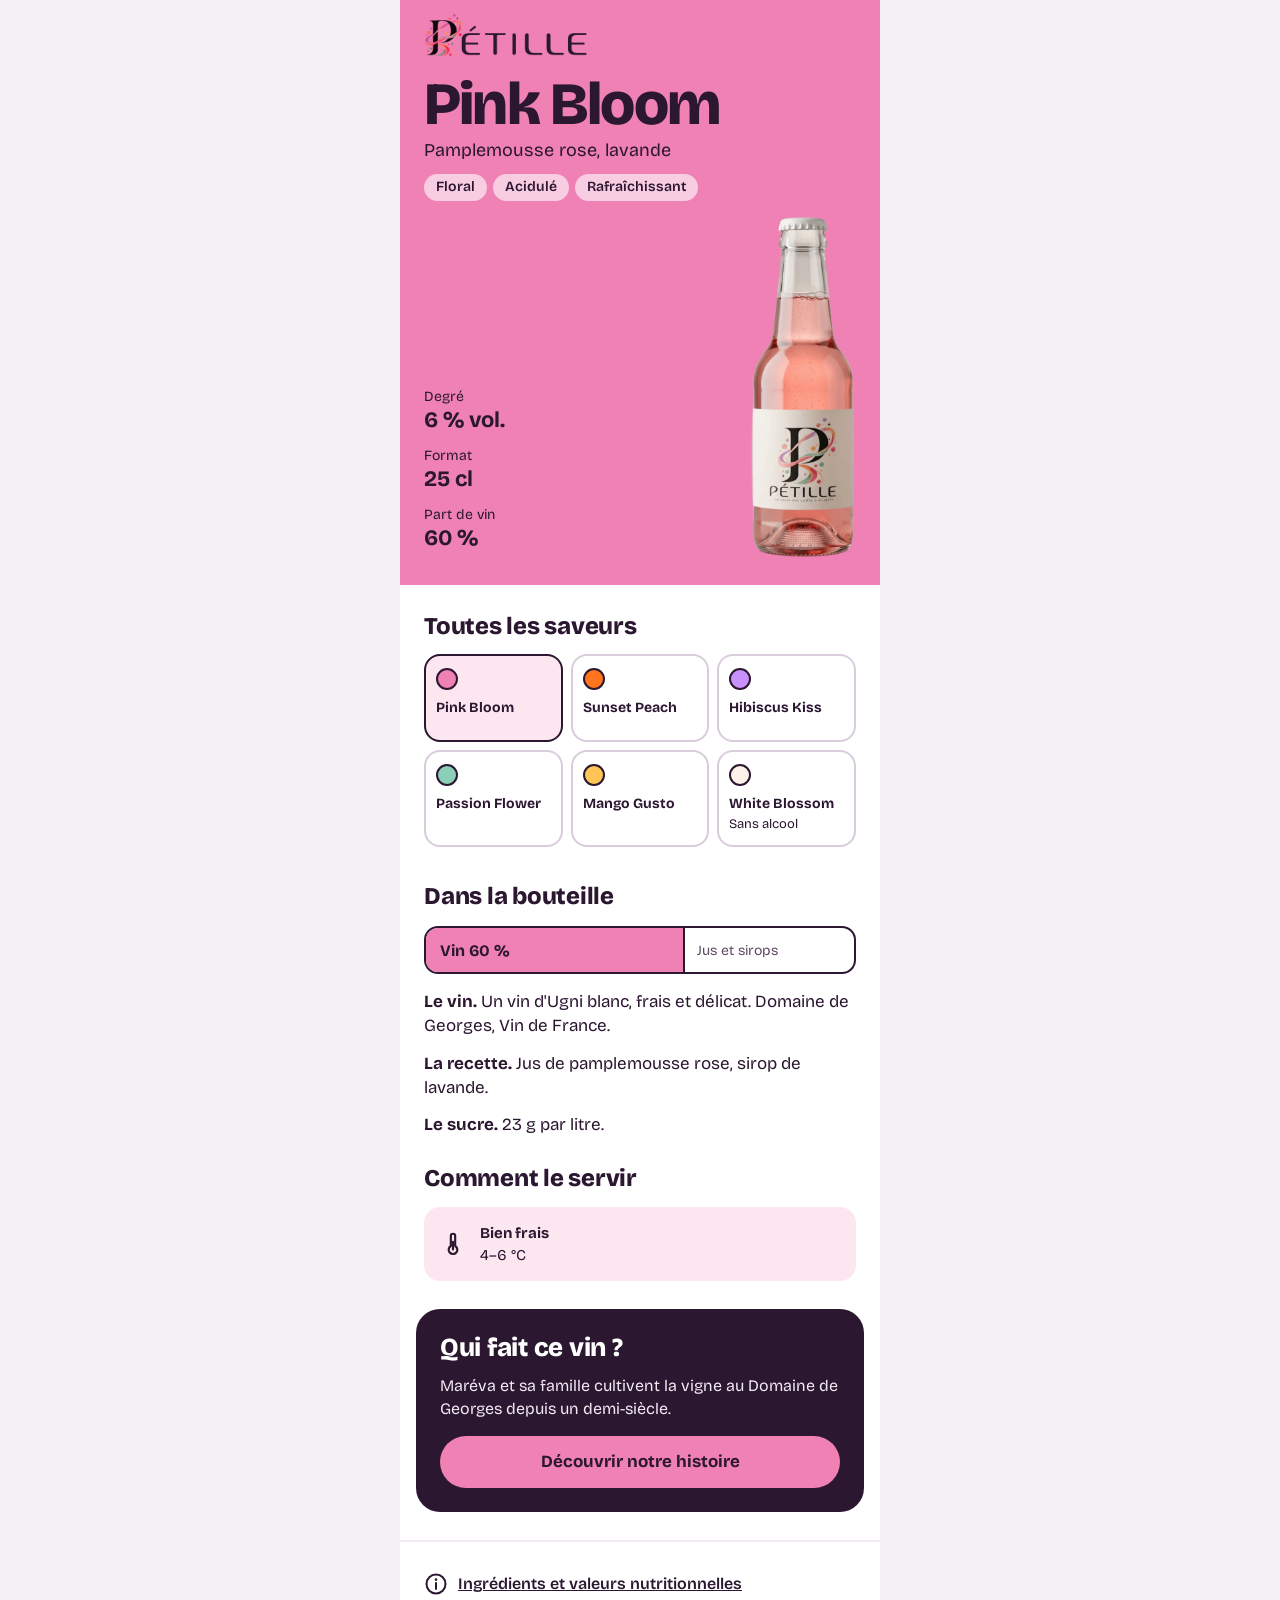
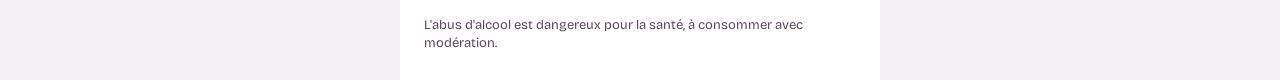
<file: index.html>
<!doctype html>
<html lang="fr">
<head>
<meta charset="utf-8">
<meta name="viewport" content="width=device-width, initial-scale=1, viewport-fit=cover">
<meta name="theme-color" content="#EF81B4" data-avec-saveur>
<meta name="description" content="PÉTILLE&nbsp;: cocktail pétillant à base de vin. Composition, service et origine du vin.">
<title data-avec-saveur>PÉTILLE – Pink Bloom</title>
<link rel="icon" href="assets/img/favicon-48.png" sizes="48x48" type="image/png">
<link rel="apple-touch-icon" href="assets/img/apple-touch-icon.png">
<link rel="preload" href="assets/fonts/bricolage-grotesque.woff2" as="font" type="font/woff2" crossorigin>
<link rel="stylesheet" href="assets/style.css?v=18">
<script src="assets/app.js?v=18"></script>
</head>
<body>
<div class="page">

<header class="entete entete--saveur">
  <img class="marque-logo" src="assets/img/logo-entete.webp" alt="PÉTILLE" width="164" height="44">
</header>

<main>

<section class="hero" aria-labelledby="saveur-nom">
  <div class="hero-titre">
    <h1 id="saveur-nom" data-saveur="nom">Pink Bloom</h1>
    <p class="hero-indice" data-saveur="fruits">Pamplemousse rose, lavande</p>
    <ul class="gouts" data-saveur="gout" aria-label="Goût">
      <li>Floral</li>
      <li>Acidulé</li>
      <li>Rafraîchissant</li>
    </ul>
  </div>
  <div class="hero-corps">
    <dl class="chiffres">
      <div>
        <dt>Degré</dt>
        <dd data-alcool="avec">6&nbsp;% vol.</dd>
        <dd data-alcool="sans">Sans alcool</dd>
      </div>
      <div>
        <dt>Format</dt>
        <dd>25&nbsp;cl</dd>
      </div>
      <div data-alcool="avec">
        <dt>Part de vin</dt>
        <dd>60&nbsp;%</dd>
      </div>
    </dl>
    <!-- Photo de la bouteille du goût : src ajouté par app.js (data-photo = dossier). Voir docs/genera-bouteilles-photo.sh -->
    <img class="bouteille" data-photo="assets/img/" alt="" width="320" height="1020">
  </div>
</section>

<section class="bloc saveurs" aria-labelledby="titre-saveurs" hidden>
  <h2 id="titre-saveurs">Toutes les saveurs</h2>
  <div class="saveurs-grille" data-saveurs></div>
</section>

<section class="bloc" aria-labelledby="titre-bouteille">
  <h2 id="titre-bouteille">Dans la bouteille</h2>
  <div class="compo" data-alcool="avec">
    <div class="compo-barre">
      <div class="compo-vin">Vin 60&nbsp;%</div>
      <div class="compo-aromes">Jus et sirops</div>
    </div>
  </div>
  <ul class="compo-liste">
    <li data-alcool="avec"><strong>Le vin.</strong> Un vin d'Ugni blanc, frais et délicat. Domaine de Georges, Vin de France.</li>
    <li><strong>La recette.</strong> <span data-saveur="recette" data-majuscule>Jus de pamplemousse rose, sirop de lavande</span>.</li>
    <li><strong>Le sucre.</strong> <span data-saveur="sucre">23</span>&nbsp;g par litre<span data-alcool="sans">, sans sucre ajouté</span>.</li>
  </ul>
</section>

<section class="bloc bloc--suite bloc--g14" aria-labelledby="titre-service">
  <h2 id="titre-service">Comment le servir</h2>
  <div class="service-carte">
    <svg viewBox="0 0 24 24" width="26" height="26" aria-hidden="true" focusable="false">
      <path class="trait" d="M10 4.5a2 2 0 0 1 4 0v9.3a4 4 0 1 1-4 0Z"/>
      <path class="trait trait--rond" d="M12 10v7"/>
    </svg>
    <div class="service-texte">
      <span class="service-titre">Bien frais</span>
      <span>4–6&nbsp;°C</span>
    </div>
  </div>
</section>

<section class="vigneron" aria-labelledby="titre-vigneron">
  <h2 id="titre-vigneron"><span data-alcool="avec">Qui fait ce vin&nbsp;?</span><span data-alcool="sans">Qui fait PÉTILLE&nbsp;?</span></h2>
  <p>Maréva et sa famille cultivent la vigne au Domaine de Georges depuis un demi-siècle.</p>
  <a class="bouton bouton--saveur" href="histoire.html" data-lien="histoire">Découvrir notre histoire</a>
</section>

</main>

<footer class="pied">
  <a class="pied-lien" href="e-label/" data-lien="elabel">
    <svg viewBox="0 0 24 24" width="24" height="24" aria-hidden="true" focusable="false">
      <circle class="trait" cx="12" cy="12" r="9.5"/>
      <path class="trait trait--rond" d="M12 11v6"/>
      <circle class="plein" cx="12" cy="7.6" r="1.3"/>
    </svg>
    <span>Ingrédients et valeurs nutritionnelles</span>
  </a>
  <p class="avertissement">L'abus d'alcool est dangereux pour la santé, à consommer avec modération.</p>
</footer>

</div>
</body>
</html>
</file>
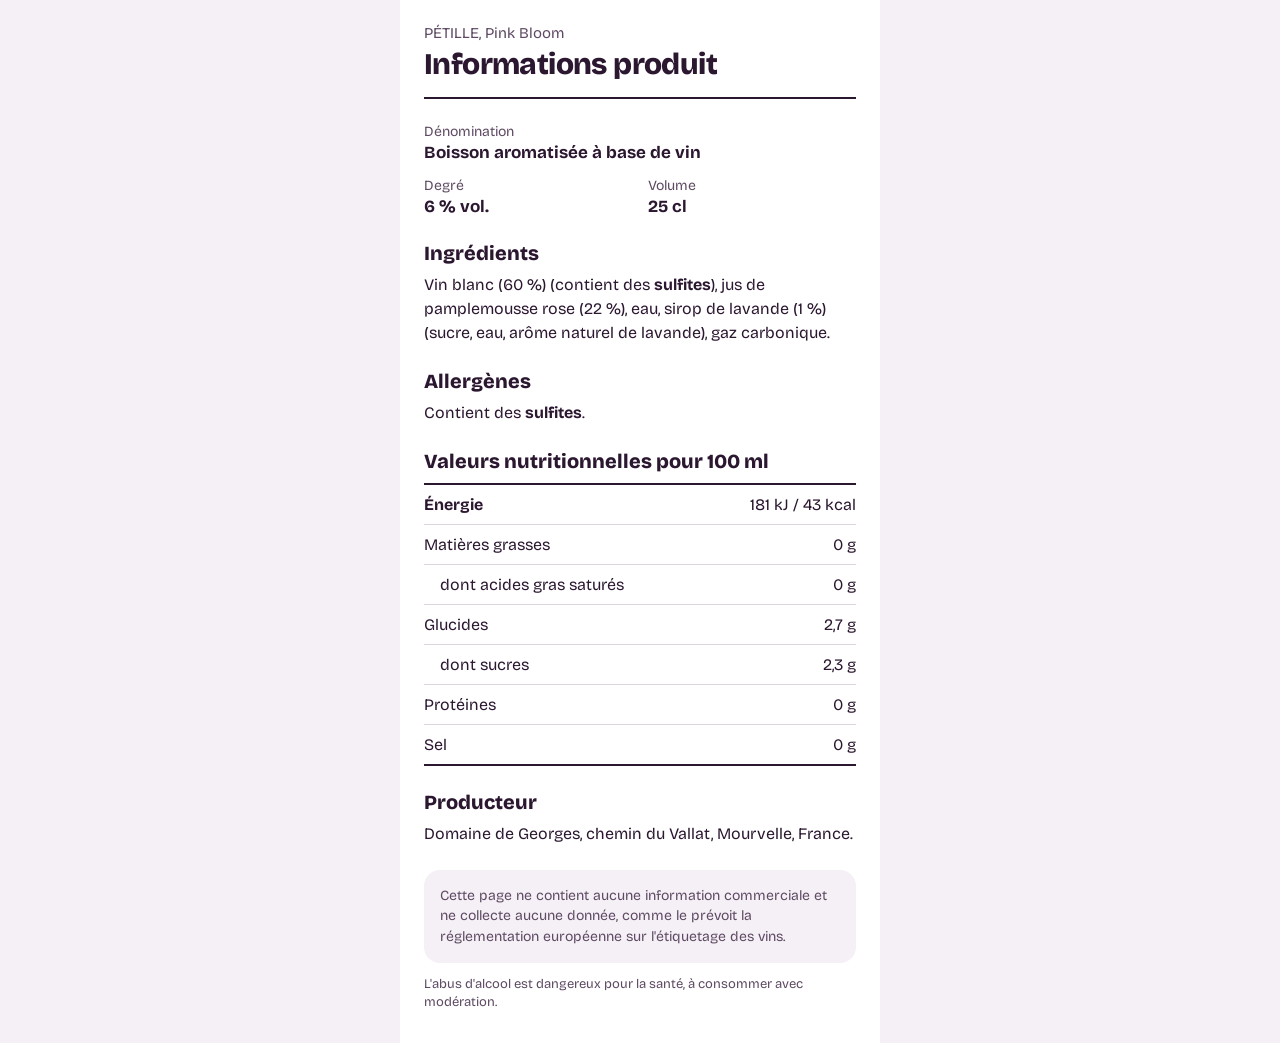
<file: e-label/index.html>
<!doctype html>
<html lang="fr">
<head>
<meta charset="utf-8">
<meta name="viewport" content="width=device-width, initial-scale=1, viewport-fit=cover">
<meta name="theme-color" content="#FFFFFF">
<meta name="robots" content="noindex">
<title>Informations produit – PÉTILLE</title>
<link rel="icon" href="../assets/img/favicon-48.png" sizes="48x48" type="image/png">
<link rel="apple-touch-icon" href="../assets/img/apple-touch-icon.png">
<link rel="preload" href="../assets/fonts/bricolage-grotesque.woff2" as="font" type="font/woff2" crossorigin>
<link rel="stylesheet" href="../assets/style.css?v=18">
<script src="../assets/app.js?v=18"></script>
</head>
<body>
<div class="page elabel">

<header class="elabel-entete">
  <span class="elabel-produit">PÉTILLE, <span data-saveur="nom">Pink Bloom</span></span>
  <h1>Informations produit</h1>
</header>

<main class="elabel-corps">

<dl class="elabel-faits">
  <div class="elabel-large">
    <dt>Dénomination</dt>
    <dd data-alcool="avec">Boisson aromatisée à base de vin</dd>
    <dd data-alcool="sans">Boisson pétillante aux fruits, sans alcool</dd>
  </div>
  <div>
    <dt>Degré</dt>
    <dd data-alcool="avec">6&nbsp;% vol.</dd>
    <dd data-alcool="sans">Sans alcool</dd>
  </div>
  <div>
    <dt>Volume</dt>
    <dd>25&nbsp;cl</dd>
  </div>
</dl>

<section class="elabel-section" aria-labelledby="titre-ingredients">
  <h2 id="titre-ingredients">Ingrédients</h2>
  <p data-alcool="avec">Vin blanc (60&nbsp;%) (contient des <strong>sulfites</strong>), <span data-saveur="ingredients">jus de pamplemousse rose (22&nbsp;%), eau, sirop de lavande (1&nbsp;%) (sucre, eau, arôme naturel de lavande)</span>, gaz carbonique.</p>
  <p data-alcool="sans"><span data-saveur="ingredients" data-majuscule>eau gazéifiée, jus de raisin blanc (Ugni blanc) (20&nbsp;%), purée de framboise (5&nbsp;%)</span>.</p>
</section>

<section class="elabel-section" aria-labelledby="titre-allergenes">
  <h2 id="titre-allergenes">Allergènes</h2>
  <p data-alcool="avec">Contient des <strong>sulfites</strong>.</p>
  <p data-alcool="sans">Aucun allergène à déclarer.</p>
</section>

<section class="elabel-section elabel-section--tableau" aria-labelledby="titre-nutrition">
  <h2 id="titre-nutrition">Valeurs nutritionnelles pour 100&nbsp;ml</h2>
  <table class="nutrition">
    <tbody>
      <tr>
        <th scope="row" class="nutrition-principal">Énergie</th>
        <td><span data-saveur="kj">181</span>&nbsp;kJ / <span data-saveur="kcal">43</span>&nbsp;kcal</td>
      </tr>
      <tr>
        <th scope="row">Matières grasses</th>
        <td>0&nbsp;g</td>
      </tr>
      <tr>
        <th scope="row" class="nutrition-dont">dont acides gras saturés</th>
        <td>0&nbsp;g</td>
      </tr>
      <tr>
        <th scope="row">Glucides</th>
        <td><span data-saveur="glucides">2,7</span>&nbsp;g</td>
      </tr>
      <tr>
        <th scope="row" class="nutrition-dont">dont sucres</th>
        <td><span data-saveur="sucres">2,3</span>&nbsp;g</td>
      </tr>
      <tr>
        <th scope="row">Protéines</th>
        <td>0&nbsp;g</td>
      </tr>
      <tr>
        <th scope="row">Sel</th>
        <td>0&nbsp;g</td>
      </tr>
    </tbody>
  </table>
</section>

<section class="elabel-section" aria-labelledby="titre-producteur">
  <h2 id="titre-producteur">Producteur</h2>
  <p>Domaine de Georges, chemin du Vallat, Mourvelle, France.</p>
</section>

</main>

<footer class="elabel-pied">
  <p class="elabel-note">Cette page ne contient aucune information commerciale et ne collecte aucune donnée, comme le prévoit la réglementation européenne sur l'étiquetage des vins.</p>
  <p class="avertissement">L'abus d'alcool est dangereux pour la santé, à consommer avec modération.</p>
</footer>

</div>
</body>
</html>
</file>
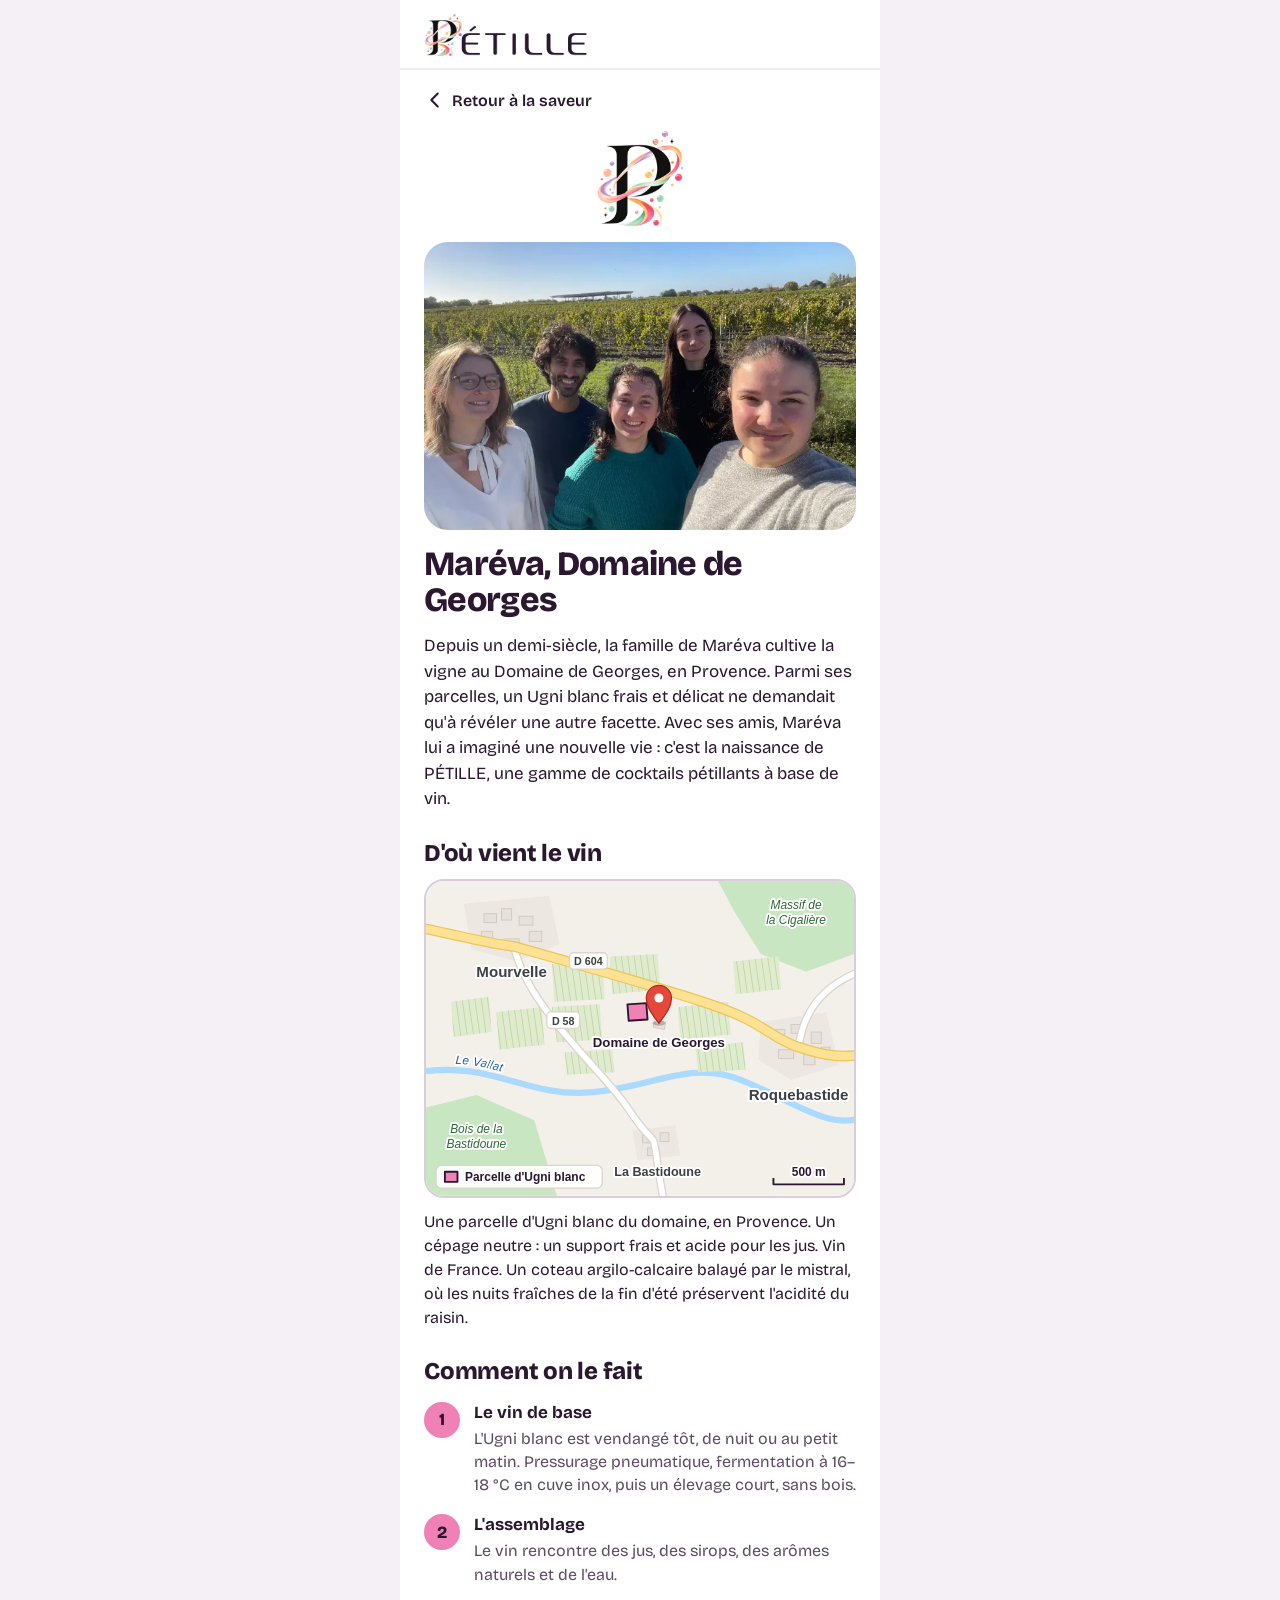
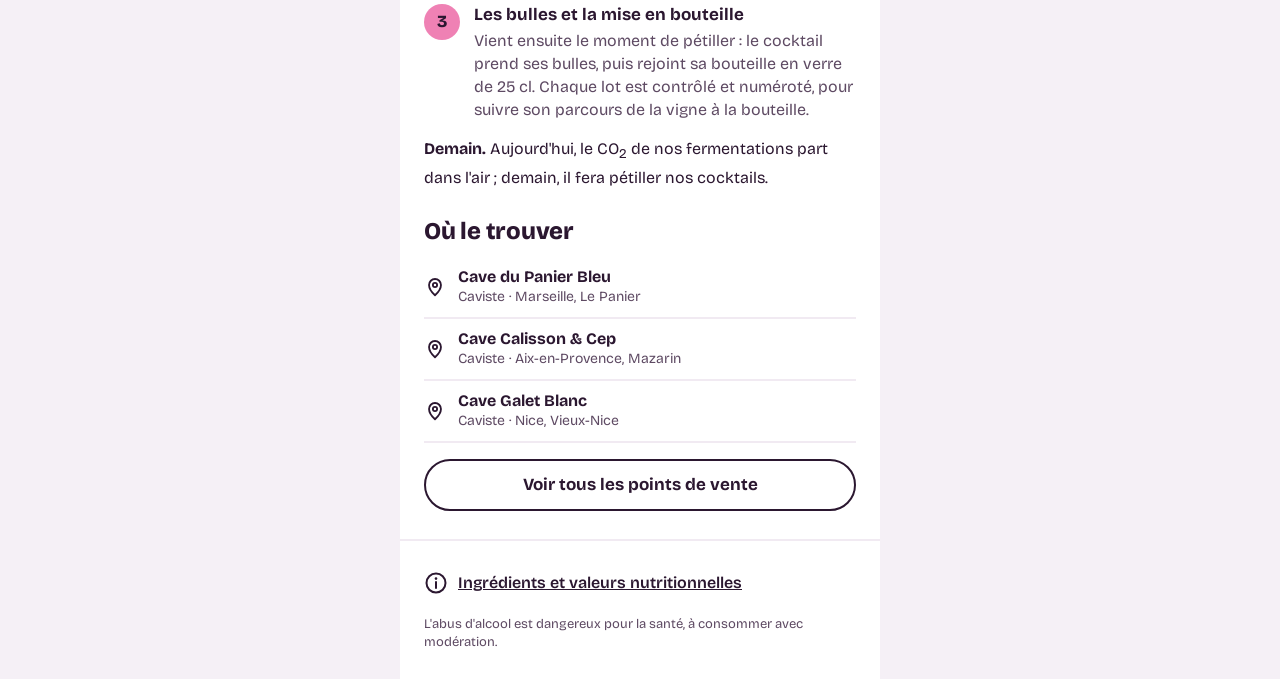
<file: histoire.html>
<!doctype html>
<html lang="fr">
<head>
<meta charset="utf-8">
<meta name="viewport" content="width=device-width, initial-scale=1, viewport-fit=cover">
<meta name="theme-color" content="#FFFFFF">
<meta name="description" content="PÉTILLE&nbsp;: le vigneron, l'origine du vin et la fabrication du cocktail.">
<title>Notre histoire – PÉTILLE</title>
<link rel="icon" href="assets/img/favicon-48.png" sizes="48x48" type="image/png">
<link rel="apple-touch-icon" href="assets/img/apple-touch-icon.png">
<link rel="preload" href="assets/fonts/bricolage-grotesque.woff2" as="font" type="font/woff2" crossorigin>
<link rel="stylesheet" href="assets/style.css?v=18">
<script src="assets/app.js?v=18"></script>
</head>
<body>
<div class="page">

<header class="entete entete--ligne">
  <img class="marque-logo" src="assets/img/logo-entete.webp" alt="PÉTILLE" width="164" height="44">
</header>

<nav class="retour" aria-label="Navigation">
  <a href="index.html" data-lien="retour">
    <svg viewBox="0 0 24 24" width="22" height="22" aria-hidden="true" focusable="false">
      <path class="trait trait--rond trait--fleche" d="M15 5l-7 7 7 7"/>
    </svg>
    <span>Retour à la saveur</span>
  </a>
</nav>

<main>

<section class="bloc histoire-intro" aria-labelledby="titre-histoire">
  <img class="monogramme" src="assets/img/logo-p.webp" alt="" width="88" height="96">
  <!-- Photo de l'équipe (original hors du dépôt, sans métadonnées). Pas de lazy-loading : elle est en haut de page. -->
  <img class="photo"
       src="assets/img/histoire-equipe-700.webp"
       srcset="assets/img/histoire-equipe-700.webp 700w, assets/img/histoire-equipe-1050.webp 1050w"
       sizes="(min-width: 480px) 432px, calc(100vw - 48px)"
       width="1050" height="701"
       alt="L'équipe de PÉTILLE, cinq amis souriants, au milieu des vignes sous un ciel bleu."
       decoding="async" fetchpriority="high">
  <h1 id="titre-histoire">Maréva, Domaine de Georges</h1>
  <p class="texte">Depuis un demi-siècle, la famille de Maréva cultive la vigne au Domaine de Georges, en Provence. Parmi ses parcelles, un Ugni blanc frais et délicat ne demandait qu'à révéler une autre facette. Avec ses amis, Maréva lui a imaginé une nouvelle vie&nbsp;: c'est la naissance de PÉTILLE, une gamme de cocktails pétillants à base de vin.</p>
</section>

<section class="bloc bloc--suite bloc--g12" aria-labelledby="titre-origine">
  <h2 id="titre-origine">D'où vient le vin</h2>
  <!-- Plan illustratif inventé, dans le style d'une application de cartes (voir CLAUDE.md) :
       villages, routes, cours d'eau et noms fictifs ; aucune tuile ni marque d'un service réel. -->
  <figure class="carte">
    <svg viewBox="0 0 340 250" role="img" aria-labelledby="carte-titre">
      <title id="carte-titre">Plan illustratif des environs du Domaine de Georges&nbsp;: le domaine et sa parcelle d'Ugni blanc entre les villages de Mourvelle et de Roquebastide, le long de la D&nbsp;604, au milieu des vignes, près du ruisseau Le Vallat et du massif de la Cigalière. Échelle&nbsp;: 500&nbsp;m.</title>
      <defs>
        <pattern id="rangs-vigne" width="5" height="5" patternUnits="userSpaceOnUse" patternTransform="rotate(-8)">
          <line class="carte-rang" x1="0" y1="0" x2="0" y2="5"/>
        </pattern>
        <path id="trace-axe" d="M-10 36 C30 44 50 50 70 52 C120 66 170 80 220 96 S272 124 296 132 S330 140 350 138"/>
        <path id="trace-sud" d="M70 52 C80 100 140 150 160 180 S180 200 182 212 S186 240 190 260"/>
        <path id="trace-est" d="M296 132 C300 100 320 80 350 70"/>
        <path id="trace-chemin" d="M178 85 C180 96 182 104 184 112"/>
        <path id="trace-vallat" d="M-6 152 C50 142 80 172 130 168 S210 142 250 158 S320 198 346 188"/>
      </defs>

      <rect class="carte-terre" width="340" height="250"/>

      <!-- Garrigue, bois et eau -->
      <polygon class="carte-bois" points="232,0 340,0 340,58 302,72 266,58 246,26"/>
      <polygon class="carte-bois" points="0,180 40,170 86,190 104,250 0,250"/>
      <use class="carte-ruisseau" href="#trace-vallat"/>

      <!-- Vignes -->
      <polygon class="carte-vigne" points="100,66 140,62 142,94 102,96"/>
      <polygon class="carte-vigne" points="146,60 184,58 186,86 148,90"/>
      <polygon class="carte-vigne" points="100,100 138,98 140,126 104,128"/>
      <polygon class="carte-vigne" points="200,100 240,96 242,122 202,126"/>
      <polygon class="carte-vigne" points="56,104 92,100 94,130 58,134"/>
      <polygon class="carte-vigne" points="244,64 280,60 282,86 246,90"/>
      <polygon class="carte-vigne" points="110,136 148,134 150,152 112,154"/>
      <polygon class="carte-vigne" points="214,132 252,128 254,150 216,152"/>
      <polygon class="carte-vigne" points="20,96 50,92 52,120 22,124"/>
      <polygon class="carte-rangs" points="100,66 140,62 142,94 102,96"/>
      <polygon class="carte-rangs" points="146,60 184,58 186,86 148,90"/>
      <polygon class="carte-rangs" points="100,100 138,98 140,126 104,128"/>
      <polygon class="carte-rangs" points="200,100 240,96 242,122 202,126"/>
      <polygon class="carte-rangs" points="56,104 92,100 94,130 58,134"/>
      <polygon class="carte-rangs" points="244,64 280,60 282,86 246,90"/>
      <polygon class="carte-rangs" points="110,136 148,134 150,152 112,154"/>
      <polygon class="carte-rangs" points="214,132 252,128 254,150 216,152"/>
      <polygon class="carte-rangs" points="20,96 50,92 52,120 22,124"/>

      <!-- Villages -->
      <polygon class="carte-village" points="30,18 98,12 106,50 72,64 36,54"/>
      <polygon class="carte-village" points="266,112 318,104 328,146 290,158 264,142"/>
      <polygon class="carte-village" points="164,198 198,194 202,218 168,222"/>
      <g class="carte-bati">
        <rect x="46" y="26" width="10" height="7"/><rect x="60" y="22" width="8" height="9"/><rect x="74" y="28" width="11" height="7"/>
        <rect x="44" y="40" width="9" height="8"/><rect x="82" y="40" width="10" height="8"/><rect x="62" y="46" width="12" height="7"/>
        <rect x="276" y="118" width="9" height="8"/><rect x="290" y="114" width="11" height="7"/><rect x="306" y="120" width="8" height="9"/>
        <rect x="280" y="134" width="12" height="7"/><rect x="300" y="138" width="9" height="8"/><rect x="314" y="132" width="7" height="7"/>
        <rect x="172" y="202" width="8" height="6"/><rect x="186" y="200" width="7" height="7"/><rect x="176" y="212" width="9" height="6"/>
        <rect x="181" y="111" width="9" height="6" transform="rotate(12 185 114)"/>
      </g>

      <!-- Routes -->
      <use class="carte-route-bord" href="#trace-sud"/>
      <use class="carte-route-bord" href="#trace-est"/>
      <use class="carte-chemin-bord" href="#trace-chemin"/>
      <use class="carte-route" href="#trace-sud"/>
      <use class="carte-route" href="#trace-est"/>
      <use class="carte-chemin" href="#trace-chemin"/>
      <use class="carte-axe-bord" href="#trace-axe"/>
      <use class="carte-axe" href="#trace-axe"/>

      <!-- La parcelle d'Ugni blanc, dans la couleur de la saveur -->
      <polygon class="carte-parcelle" points="160,98 175,97 176,110 161,111"/>

      <!-- Noms -->
      <text class="carte-nom carte-nom--eau" dy="-5"><textPath href="#trace-vallat" startOffset="13%" text-anchor="middle">Le Vallat</textPath></text>
      <text class="carte-nom carte-nom--bois" x="294" y="22">Massif de</text>
      <text class="carte-nom carte-nom--bois" x="294" y="34">la Cigalière</text>
      <text class="carte-nom carte-nom--bois" x="40" y="200">Bois de la</text>
      <text class="carte-nom carte-nom--bois" x="40" y="212">Bastidoune</text>
      <text class="carte-nom carte-nom--village" x="68" y="76">Mourvelle</text>
      <text class="carte-nom carte-nom--village" x="296" y="174">Roquebastide</text>
      <text class="carte-nom carte-nom--hameau" x="184" y="234">La Bastidoune</text>

      <g class="carte-bouclier">
        <rect x="114" y="57" width="30" height="13" rx="3"/>
        <text class="carte-nom--bouclier" x="129" y="67">D&nbsp;604</text>
      </g>
      <g class="carte-bouclier">
        <rect x="96" y="104" width="26" height="13" rx="3"/>
        <text class="carte-nom--bouclier" x="109" y="114">D&nbsp;58</text>
      </g>

      <!-- Repère du domaine -->
      <ellipse class="carte-ombre" cx="185" cy="113" rx="5" ry="2"/>
      <path class="carte-repere" d="M185 113 C178 104 175 99 175 93 A10 10 0 1 1 195 93 C195 99 192 104 185 113 Z"/>
      <circle class="carte-repere-point" cx="185" cy="93" r="3.6"/>
      <text class="carte-nom carte-nom--repere" x="185" y="132">Domaine de Georges</text>

      <!-- Légende et échelle -->
      <rect class="carte-cartouche" x="8" y="226" width="132" height="18" rx="4"/>
      <rect class="carte-parcelle" x="15" y="231" width="10" height="8"/>
      <text class="carte-nom carte-nom--legende" x="31" y="238.5">Parcelle d'Ugni blanc</text>
      <text class="carte-nom carte-nom--echelle" x="304" y="234">500&nbsp;m</text>
      <path class="carte-echelle" d="M276 236 V241 H332 V236"/>
    </svg>
  </figure>
  <p class="texte texte--16">Une parcelle d'Ugni blanc du domaine, en Provence. Un cépage neutre&nbsp;: un support frais et acide pour les jus. Vin de France. Un coteau argilo-calcaire balayé par le mistral, où les nuits fraîches de la fin d'été préservent l'acidité du raisin.</p>
</section>

<section class="bloc bloc--suite" aria-labelledby="titre-methode">
  <h2 id="titre-methode">Comment on le fait</h2>
  <ol class="etapes">
    <li>
      <span class="etape-num" aria-hidden="true">1</span>
      <div>
        <strong>Le vin de base</strong>
        <span>L'Ugni blanc est vendangé tôt, de nuit ou au petit matin. Pressurage pneumatique, fermentation à 16–18&nbsp;°C en cuve inox, puis un élevage court, sans bois.</span>
      </div>
    </li>
    <li>
      <span class="etape-num" aria-hidden="true">2</span>
      <div>
        <strong>L'assemblage</strong>
        <span>Le vin rencontre des jus, des sirops, des arômes naturels et de l'eau.</span>
      </div>
    </li>
    <li>
      <span class="etape-num" aria-hidden="true">3</span>
      <div>
        <strong>Les bulles et la mise en bouteille</strong>
        <span>Vient ensuite le moment de pétiller&nbsp;: le cocktail prend ses bulles, puis rejoint sa bouteille en verre de 25&nbsp;cl. Chaque lot est contrôlé et numéroté, pour suivre son parcours de la vigne à la bouteille.</span>
      </div>
    </li>
  </ol>
  <p class="texte texte--16"><strong>Demain.</strong> Aujourd'hui, le CO<sub>2</sub> de nos fermentations part dans l'air&nbsp;; demain, il fera pétiller nos cocktails.</p>
</section>

<!-- Édition limitée masquée pour l'instant : retirer « hidden » pour l'afficher. -->
<section class="edition" aria-labelledby="titre-edition" hidden>
  <div class="edition-visuel" aria-hidden="true">
    <svg class="edition-art" viewBox="0 0 60 90" width="54" height="81" focusable="false">
      <path class="ea-verre" d="M26 18 L26 28 C26 34 16 37 16 46 L16 82 C16 85 18 87 21 87 L39 87 C42 87 44 85 44 82 L44 46 C44 37 34 34 34 28 L34 18 Z"/>
      <rect class="ea-encre" x="25" y="6" width="10" height="13" rx="2"/>
      <rect class="ea-etiquette" x="18.5" y="50" width="23" height="28"/>
      <path class="ea-trait ea-1" d="M21 57 C25 53 29 61 33 56 S38 53 39 55"/>
      <path class="ea-trait ea-2" d="M21 64 C24 68 28 60 32 65 S37 69 39 63"/>
      <path class="ea-trait ea-3" d="M22 72 C26 69 30 75 34 71"/>
      <circle class="ea-point ea-4" cx="36" cy="73" r="2"/>
    </svg>
  </div>
  <div class="edition-texte">
    <h2 id="titre-edition">Édition limitée&nbsp;: étiquette d'artiste</h2>
    <p>Chaque saison, une artiste de la région signe l'étiquette d'une série limitée.</p>
  </div>
</section>

<section class="bloc bloc--suite bloc--g12" aria-labelledby="titre-vente">
  <h2 id="titre-vente">Où le trouver</h2>
  <!-- Points de vente inventés (voir CLAUDE.md) : les mêmes que dans points-de-vente.html -->
  <ul class="lieux">
    <li>
      <svg viewBox="0 0 24 24" width="22" height="22" aria-hidden="true" focusable="false">
        <path class="trait" d="M12 21s-6.5-5.8-6.5-11.2a6.5 6.5 0 0 1 13 0C18.5 15.2 12 21 12 21Z"/>
        <circle class="trait" cx="12" cy="9.8" r="2.3"/>
      </svg>
      <div class="lieu-texte">
        <strong>Cave du Panier Bleu</strong>
        <span>Caviste · Marseille, Le Panier</span>
      </div>
    </li>
    <li>
      <svg viewBox="0 0 24 24" width="22" height="22" aria-hidden="true" focusable="false">
        <path class="trait" d="M12 21s-6.5-5.8-6.5-11.2a6.5 6.5 0 0 1 13 0C18.5 15.2 12 21 12 21Z"/>
        <circle class="trait" cx="12" cy="9.8" r="2.3"/>
      </svg>
      <div class="lieu-texte">
        <strong>Cave Calisson &amp; Cep</strong>
        <span>Caviste · Aix-en-Provence, Mazarin</span>
      </div>
    </li>
    <li>
      <svg viewBox="0 0 24 24" width="22" height="22" aria-hidden="true" focusable="false">
        <path class="trait" d="M12 21s-6.5-5.8-6.5-11.2a6.5 6.5 0 0 1 13 0C18.5 15.2 12 21 12 21Z"/>
        <circle class="trait" cx="12" cy="9.8" r="2.3"/>
      </svg>
      <div class="lieu-texte">
        <strong>Cave Galet Blanc</strong>
        <span>Caviste · Nice, Vieux-Nice</span>
      </div>
    </li>
  </ul>
  <a class="bouton bouton--contour" href="points-de-vente.html" data-lien="pdv">Voir tous les points de vente</a>
</section>

</main>

<footer class="pied">
  <a class="pied-lien" href="e-label/" data-lien="elabel">
    <svg viewBox="0 0 24 24" width="24" height="24" aria-hidden="true" focusable="false">
      <circle class="trait" cx="12" cy="12" r="9.5"/>
      <path class="trait trait--rond" d="M12 11v6"/>
      <circle class="plein" cx="12" cy="7.6" r="1.3"/>
    </svg>
    <span>Ingrédients et valeurs nutritionnelles</span>
  </a>
  <p class="avertissement">L'abus d'alcool est dangereux pour la santé, à consommer avec modération.</p>
</footer>

</div>
</body>
</html>
</file>
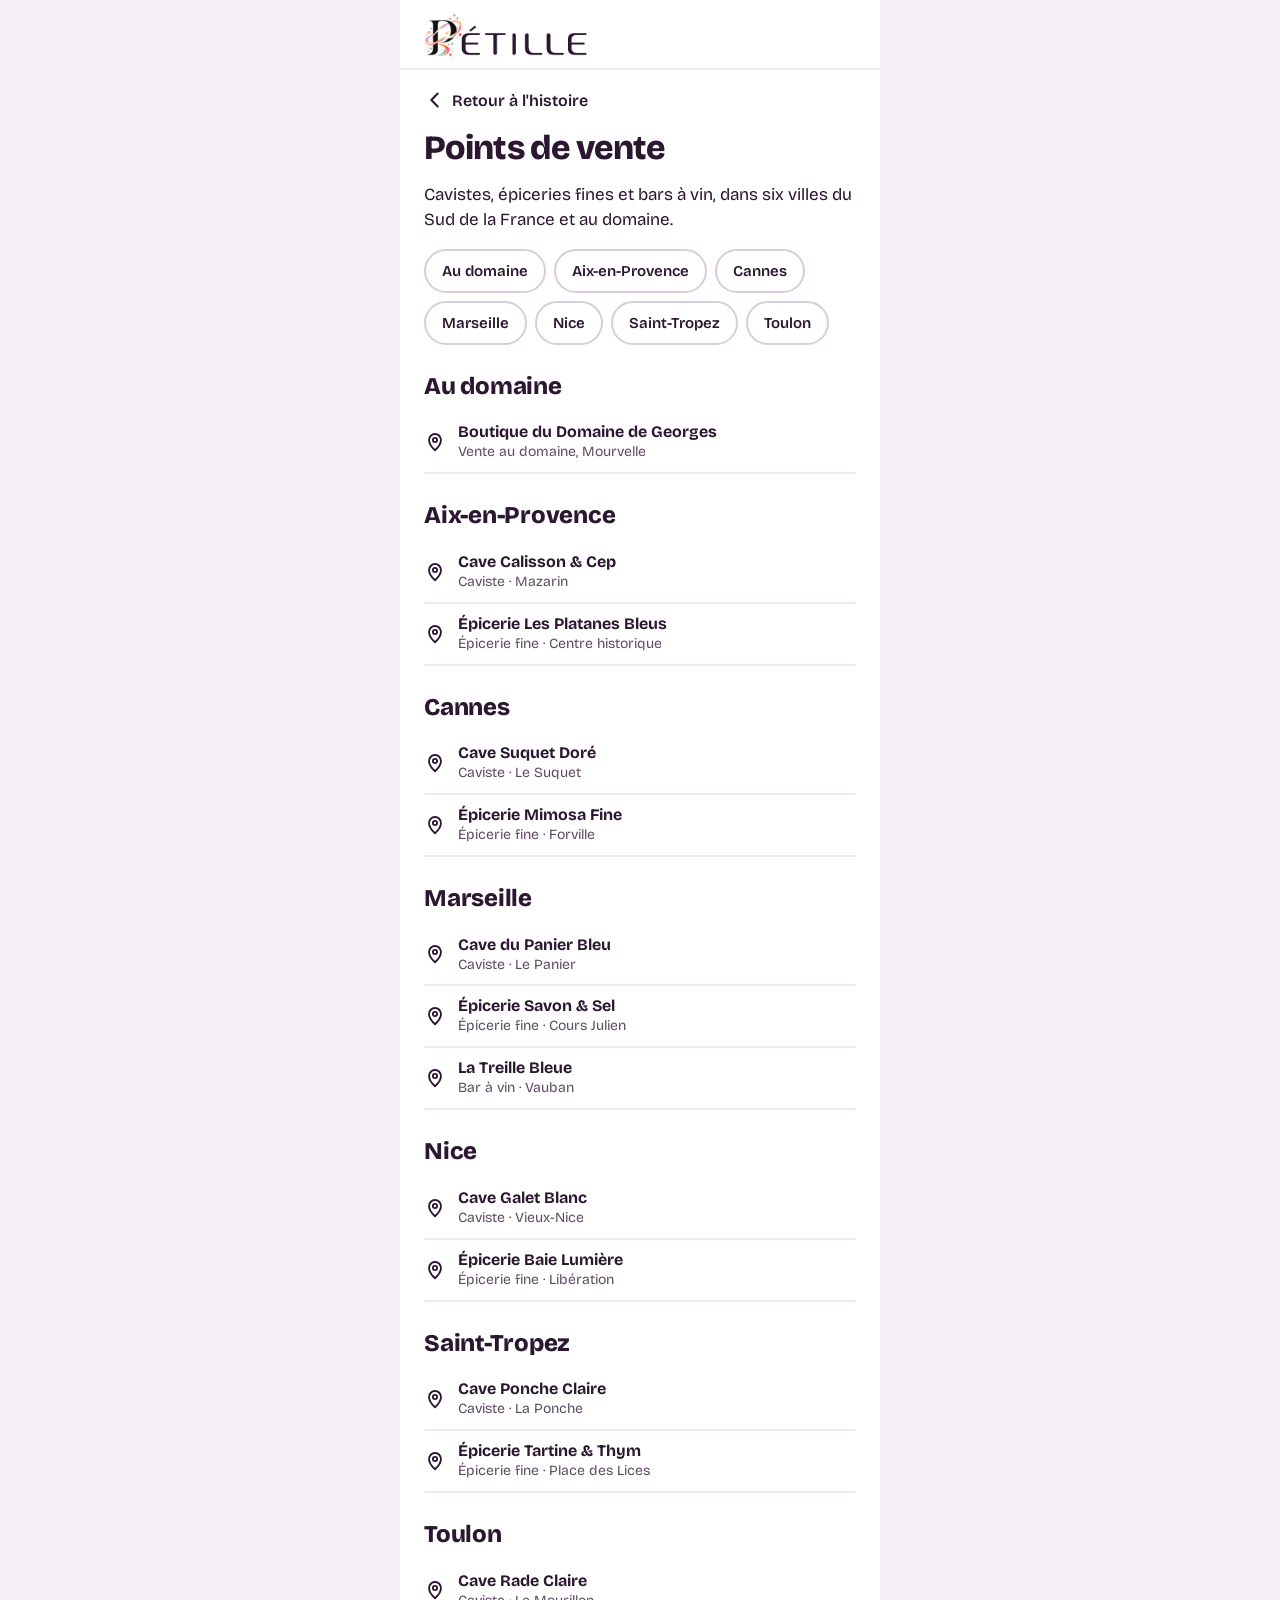
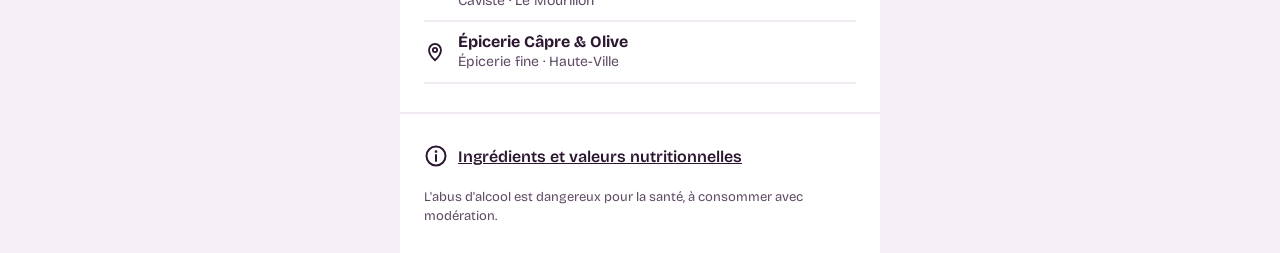
<file: points-de-vente.html>
<!doctype html>
<html lang="fr">
<head>
<meta charset="utf-8">
<meta name="viewport" content="width=device-width, initial-scale=1, viewport-fit=cover">
<meta name="theme-color" content="#FFFFFF">
<meta name="description" content="PÉTILLE&nbsp;: les points de vente, ville par ville.">
<title>Points de vente – PÉTILLE</title>
<link rel="icon" href="assets/img/favicon-48.png" sizes="48x48" type="image/png">
<link rel="apple-touch-icon" href="assets/img/apple-touch-icon.png">
<link rel="preload" href="assets/fonts/bricolage-grotesque.woff2" as="font" type="font/woff2" crossorigin>
<link rel="stylesheet" href="assets/style.css?v=18">
<script src="assets/app.js?v=18"></script>
</head>
<body>
<svg width="0" height="0" aria-hidden="true" focusable="false" style="position: absolute">
  <symbol id="icone-lieu" viewBox="0 0 24 24">
    <path class="trait" d="M12 21s-6.5-5.8-6.5-11.2a6.5 6.5 0 0 1 13 0C18.5 15.2 12 21 12 21Z"/>
    <circle class="trait" cx="12" cy="9.8" r="2.3"/>
  </symbol>
</svg>
<div class="page">

<header class="entete entete--ligne">
  <img class="marque-logo" src="assets/img/logo-entete.webp" alt="PÉTILLE" width="164" height="44">
</header>

<nav class="retour" aria-label="Navigation">
  <a href="histoire.html" data-lien="retour">
    <svg viewBox="0 0 24 24" width="22" height="22" aria-hidden="true" focusable="false">
      <path class="trait trait--rond trait--fleche" d="M15 5l-7 7 7 7"/>
    </svg>
    <span>Retour à l'histoire</span>
  </a>
</nav>

<main>

<!-- Points de vente inventés à la demande du groupe (voir CLAUDE.md) : pas d'adresses. -->
<section class="bloc pdv-intro" aria-labelledby="titre-pdv">
  <h1 id="titre-pdv">Points de vente</h1>
  <p class="texte">Cavistes, épiceries fines et bars à vin, dans six villes du Sud de la France et au domaine.</p>
  <nav aria-label="Villes">
    <ul class="villes">
    <li><a href="#domaine">Au domaine</a></li>
    <li><a href="#aix">Aix-en-Provence</a></li>
    <li><a href="#cannes">Cannes</a></li>
    <li><a href="#marseille">Marseille</a></li>
    <li><a href="#nice">Nice</a></li>
    <li><a href="#saint-tropez">Saint-Tropez</a></li>
    <li><a href="#toulon">Toulon</a></li>
    </ul>
  </nav>
</section>

<section class="bloc bloc--suite bloc--g12 ville" id="domaine" aria-labelledby="ville-domaine">
  <h2 id="ville-domaine">Au domaine</h2>
  <ul class="lieux">
    <li>
      <svg viewBox="0 0 24 24" width="22" height="22" aria-hidden="true" focusable="false"><use href="#icone-lieu"/></svg>
      <div class="lieu-texte">
        <strong>Boutique du Domaine de Georges</strong>
        <span>Vente au domaine, Mourvelle</span>
      </div>
    </li>
  </ul>
</section>

<section class="bloc bloc--suite bloc--g12 ville" id="aix" aria-labelledby="ville-aix">
  <h2 id="ville-aix">Aix-en-Provence</h2>
  <ul class="lieux">
    <li>
      <svg viewBox="0 0 24 24" width="22" height="22" aria-hidden="true" focusable="false"><use href="#icone-lieu"/></svg>
      <div class="lieu-texte">
        <strong>Cave Calisson &amp; Cep</strong>
        <span>Caviste · Mazarin</span>
      </div>
    </li>
    <li>
      <svg viewBox="0 0 24 24" width="22" height="22" aria-hidden="true" focusable="false"><use href="#icone-lieu"/></svg>
      <div class="lieu-texte">
        <strong>Épicerie Les Platanes Bleus</strong>
        <span>Épicerie fine · Centre historique</span>
      </div>
    </li>
  </ul>
</section>

<section class="bloc bloc--suite bloc--g12 ville" id="cannes" aria-labelledby="ville-cannes">
  <h2 id="ville-cannes">Cannes</h2>
  <ul class="lieux">
    <li>
      <svg viewBox="0 0 24 24" width="22" height="22" aria-hidden="true" focusable="false"><use href="#icone-lieu"/></svg>
      <div class="lieu-texte">
        <strong>Cave Suquet Doré</strong>
        <span>Caviste · Le Suquet</span>
      </div>
    </li>
    <li>
      <svg viewBox="0 0 24 24" width="22" height="22" aria-hidden="true" focusable="false"><use href="#icone-lieu"/></svg>
      <div class="lieu-texte">
        <strong>Épicerie Mimosa Fine</strong>
        <span>Épicerie fine · Forville</span>
      </div>
    </li>
  </ul>
</section>

<section class="bloc bloc--suite bloc--g12 ville" id="marseille" aria-labelledby="ville-marseille">
  <h2 id="ville-marseille">Marseille</h2>
  <ul class="lieux">
    <li>
      <svg viewBox="0 0 24 24" width="22" height="22" aria-hidden="true" focusable="false"><use href="#icone-lieu"/></svg>
      <div class="lieu-texte">
        <strong>Cave du Panier Bleu</strong>
        <span>Caviste · Le Panier</span>
      </div>
    </li>
    <li>
      <svg viewBox="0 0 24 24" width="22" height="22" aria-hidden="true" focusable="false"><use href="#icone-lieu"/></svg>
      <div class="lieu-texte">
        <strong>Épicerie Savon &amp; Sel</strong>
        <span>Épicerie fine · Cours Julien</span>
      </div>
    </li>
    <li>
      <svg viewBox="0 0 24 24" width="22" height="22" aria-hidden="true" focusable="false"><use href="#icone-lieu"/></svg>
      <div class="lieu-texte">
        <strong>La Treille Bleue</strong>
        <span>Bar à vin · Vauban</span>
      </div>
    </li>
  </ul>
</section>

<section class="bloc bloc--suite bloc--g12 ville" id="nice" aria-labelledby="ville-nice">
  <h2 id="ville-nice">Nice</h2>
  <ul class="lieux">
    <li>
      <svg viewBox="0 0 24 24" width="22" height="22" aria-hidden="true" focusable="false"><use href="#icone-lieu"/></svg>
      <div class="lieu-texte">
        <strong>Cave Galet Blanc</strong>
        <span>Caviste · Vieux-Nice</span>
      </div>
    </li>
    <li>
      <svg viewBox="0 0 24 24" width="22" height="22" aria-hidden="true" focusable="false"><use href="#icone-lieu"/></svg>
      <div class="lieu-texte">
        <strong>Épicerie Baie Lumière</strong>
        <span>Épicerie fine · Libération</span>
      </div>
    </li>
  </ul>
</section>

<section class="bloc bloc--suite bloc--g12 ville" id="saint-tropez" aria-labelledby="ville-saint-tropez">
  <h2 id="ville-saint-tropez">Saint-Tropez</h2>
  <ul class="lieux">
    <li>
      <svg viewBox="0 0 24 24" width="22" height="22" aria-hidden="true" focusable="false"><use href="#icone-lieu"/></svg>
      <div class="lieu-texte">
        <strong>Cave Ponche Claire</strong>
        <span>Caviste · La Ponche</span>
      </div>
    </li>
    <li>
      <svg viewBox="0 0 24 24" width="22" height="22" aria-hidden="true" focusable="false"><use href="#icone-lieu"/></svg>
      <div class="lieu-texte">
        <strong>Épicerie Tartine &amp; Thym</strong>
        <span>Épicerie fine · Place des Lices</span>
      </div>
    </li>
  </ul>
</section>

<section class="bloc bloc--suite bloc--g12 ville" id="toulon" aria-labelledby="ville-toulon">
  <h2 id="ville-toulon">Toulon</h2>
  <ul class="lieux">
    <li>
      <svg viewBox="0 0 24 24" width="22" height="22" aria-hidden="true" focusable="false"><use href="#icone-lieu"/></svg>
      <div class="lieu-texte">
        <strong>Cave Rade Claire</strong>
        <span>Caviste · Le Mourillon</span>
      </div>
    </li>
    <li>
      <svg viewBox="0 0 24 24" width="22" height="22" aria-hidden="true" focusable="false"><use href="#icone-lieu"/></svg>
      <div class="lieu-texte">
        <strong>Épicerie Câpre &amp; Olive</strong>
        <span>Épicerie fine · Haute-Ville</span>
      </div>
    </li>
  </ul>
</section>

</main>

<footer class="pied">
  <a class="pied-lien" href="e-label/" data-lien="elabel">
    <svg viewBox="0 0 24 24" width="24" height="24" aria-hidden="true" focusable="false">
      <circle class="trait" cx="12" cy="12" r="9.5"/>
      <path class="trait trait--rond" d="M12 11v6"/>
      <circle class="plein" cx="12" cy="7.6" r="1.3"/>
    </svg>
    <span>Ingrédients et valeurs nutritionnelles</span>
  </a>
  <p class="avertissement">L'abus d'alcool est dangereux pour la santé, à consommer avec modération.</p>
</footer>

</div>
</body>
</html>
</file>
<file: assets/style.css>
/* ==========================================================
   Pagina QR – stili condivisi
   ========================================================== */

@font-face {
  font-family: 'Bricolage Grotesque';
  font-style: normal;
  font-weight: 200 800;
  font-display: swap;
  src: url('fonts/bricolage-grotesque.woff2') format('woff2-variations'),
       url('fonts/bricolage-grotesque.woff2') format('woff2');
}

/* ---------- Token di design ---------- */
:root {
  /* Colori della saveur corrente (default: saveur 1, sovrascritti da app.js) */
  --saveur: #EF81B4;
  --saveur-deep: #C9558C;
  --saveur-tint: #FCE6F0;

  /* Colori fissi */
  --ink: #2B1730;
  --ink-soft: #5E4A63;
  --on-ink: #F3EAF4;
  --paper: #FFFFFF;
  --line: #F1EAF2;
  --line-strong: #D9CCDC;
  --dash: #CDBFD0;
  --table-line: #DDD3DF;
  --panel: #F5F0F6;

  /* Mappa illustrativa (histoire.html) */
  --carte-terre: #F3F0EA;
  --carte-bois: #C8E6C1;
  --carte-eau: #AADAFF;
  --carte-vigne: #DFEBCD;
  --carte-rang: #B7CC9B;
  --carte-route-bord: #DAD5CB;
  --carte-axe: #FDE293;
  --carte-axe-bord: #EDC45A;
  --carte-bati: #E6E1DA;
  --carte-bati-bord: #D2CBC1;
  --carte-texte: #5F6368;
  --carte-texte-fort: #3C4043;
  --carte-village: #ECE7E0;
  --carte-texte-eau: #1A5C99;
  --carte-texte-bois: #2E6B34;
  --carte-repere: #E5483B;
  --carte-repere-bord: #B3261E;

  /* Raggi */
  --r-14: 14px;
  --r-16: 16px;
  --r-20: 20px;
  --r-24: 24px;
  --r-pill: 999px;

  --font: 'Bricolage Grotesque', 'Helvetica Neue', Helvetica, sans-serif;
  --page-max: 480px;
}

/* ---------- Base ---------- */
*,
*::before,
*::after { box-sizing: border-box; }

html {
  -webkit-text-size-adjust: 100%;
  text-size-adjust: 100%;
}

body {
  margin: 0;
  background: var(--paper);
  color: var(--ink);
  font-family: var(--font);
  -webkit-font-smoothing: antialiased;
}

h1, h2, p, ul, ol, dl, dd { margin: 0; }
ul, ol { padding: 0; list-style: none; }
svg { display: block; }
[hidden] { display: none !important; }

/* Variante sans alcool: <html data-sans-alcool> impostato da app.js */
[data-sans-alcool] [data-alcool="avec"],
:root:not([data-sans-alcool]) [data-alcool="sans"] { display: none !important; }

a { color: var(--ink); }
a:hover { color: var(--ink-soft); }

button { font-family: inherit; color: inherit; }

a:focus-visible,
button:focus-visible {
  outline: 3px solid var(--ink);
  outline-offset: 3px;
}

/* Colonna centrale: fluida sul telefono, centrata sugli schermi larghi */
.page {
  min-height: 100vh;
  min-height: 100svh;
  max-width: var(--page-max);
  margin: 0 auto;
  display: flex;
  flex-direction: column;
  background: var(--paper);
}

/* Schermi larghi (proiezione): fondo neutro ai lati della colonna */
@media (min-width: 600px) {
  body { background: var(--panel); }
}


/* ==========================================================
   Componenti
   ========================================================== */

/* ---------- Titoli di sezione ---------- */
h2 {
  font-size: 24px;
  line-height: 1.15;
  font-weight: 800;
  letter-spacing: -0.01em;
}

/* ---------- Intestazione ---------- */
.entete {
  display: flex;
  align-items: center;
  justify-content: space-between;
  gap: 12px;
  min-height: 60px;
  padding: 12px 16px 4px 24px;
}
.entete--saveur { background: var(--saveur); }
.entete--ligne {
  min-height: 68px;
  padding-bottom: 12px;
  border-bottom: 2px solid var(--line);
}
.marque-logo {
  display: block;
  height: 44px;
  width: auto;
}

/* ---------- Hero saveur ---------- */
.hero {
  display: flex;
  flex-direction: column;
  gap: 16px;
  padding: 16px 24px 28px;
  background: var(--saveur);
}
.hero-titre {
  display: flex;
  flex-direction: column;
  gap: 6px;
}
.hero h1 {
  font-size: 60px;
  line-height: 0.95;
  font-weight: 800;
  letter-spacing: -0.03em;
  overflow-wrap: break-word;
}
.hero-indice {
  font-size: 18px;
  line-height: 1.3;
}
.gouts {
  display: flex;
  flex-wrap: wrap;
  gap: 6px;
  margin-top: 6px;
}
.gouts li {
  padding: 4px 12px;
  border-radius: var(--r-pill);
  background: rgba(255, 255, 255, 0.6);
  font-size: 14px;
  font-weight: 600;
  line-height: 1.3;
}
.hero-corps {
  display: flex;
  align-items: flex-end;
  justify-content: space-between;
  gap: 16px;
}
.chiffres {
  padding-bottom: 6px;
  display: flex;
  flex-direction: column;
  gap: 14px;
}
.chiffres > div {
  display: flex;
  flex-direction: column;
  gap: 2px;
}
.chiffres dt { font-size: 14px; }
.chiffres dd {
  font-size: 22px;
  font-weight: 700;
}

/* ---------- Bottiglia ---------- */
/* Foto scontornata del gusto (320 × 1020, fondo trasparente); src impostato da app.js.
   Misure esplicite: lo spazio è riservato anche prima che la foto arrivi */
.bouteille {
  flex: 0 0 auto;
  display: block;
  width: 107px;
  height: 340px;
  object-fit: contain;
}

/* ---------- Icone ---------- */
.trait {
  fill: none;
  stroke: var(--ink);
  stroke-width: 2;
  stroke-linejoin: round;
}
.trait--rond { stroke-linecap: round; }
.plein { fill: var(--ink); }

/* ---------- Blocchi di contenuto ---------- */
.bloc {
  display: flex;
  flex-direction: column;
  gap: 16px;
  padding: 28px 24px;
}
.bloc--suite { padding-top: 0; }
.bloc--g14 { gap: 14px; }
.bloc--g12 { gap: 12px; }
.note {
  font-size: 14px;
  line-height: 1.4;
  color: var(--ink-soft);
}

/* ---------- Griglia delle saveur ---------- */
.saveurs {
  gap: 14px;
  padding-bottom: 8px;
}
.saveurs-grille {
  display: grid;
  grid-template-columns: repeat(3, minmax(0, 1fr));
  gap: 8px;
}
.saveur-choix {
  display: flex;
  flex-direction: column;
  align-items: flex-start;
  gap: 10px;
  min-height: 88px;
  padding: 12px 10px;
  border-radius: var(--r-16);
  border: 2px solid var(--line-strong);
  background: var(--paper);
  color: var(--ink);
  text-align: left;
  cursor: pointer;
}
.saveur-choix[aria-pressed="true"] {
  border-color: var(--ink);
  background: var(--choix-tint);
}
.saveur-pastille {
  width: 22px;
  height: 22px;
  border-radius: 50%;
  border: 2px solid var(--ink);
  background: var(--choix-color);
}
.saveur-nom {
  font-size: 14px;
  font-weight: 700;
  line-height: 1.2;
  overflow-wrap: anywhere;
}
.saveur-mention {
  margin-top: -6px;
  font-size: 13px;
  line-height: 1.2;
}

/* ---------- Dans la bouteille ---------- */
.compo {
  display: flex;
  flex-direction: column;
  gap: 8px;
}
.compo-barre {
  display: flex;
  min-height: 48px;
  border: 2px solid var(--ink);
  border-radius: var(--r-14);
  overflow: hidden;
}
.compo-vin {
  flex: 0 0 60%;
  display: flex;
  align-items: center;
  padding: 0 14px;
  background: var(--saveur);
  font-size: 16px;
  font-weight: 700;
}
.compo-aromes {
  flex: 1 1 auto;
  display: flex;
  align-items: center;
  padding: 0 12px;
  border-left: 2px solid var(--ink);
  font-size: 14px;
  color: var(--ink-soft);
}
.compo-liste {
  display: flex;
  flex-direction: column;
  gap: 14px;
  font-size: 17px;
  line-height: 1.4;
}

/* ---------- Comment le servir ---------- */
.service-carte {
  display: flex;
  align-items: center;
  gap: 14px;
  padding: 16px;
  border-radius: var(--r-16);
  background: var(--saveur-tint);
  font-size: 15px;
  line-height: 1.35;
}
.service-carte svg { flex: 0 0 auto; }
.service-texte {
  display: flex;
  flex-direction: column;
  gap: 2px;
}
.service-titre { font-weight: 700; }

/* ---------- Pulsanti ---------- */
.bouton {
  display: flex;
  align-items: center;
  justify-content: center;
  min-height: 52px;
  padding: 0 20px;
  border-radius: 26px;
  font-size: 17px;
  font-weight: 700;
  text-align: center;
  text-decoration: none;
  color: var(--ink);
}
.bouton:hover { color: var(--ink); }
.bouton--saveur { background: var(--saveur); }
.bouton--contour {
  border: 2px solid var(--ink);
  background: var(--paper);
}

/* ---------- Qui fait ce vin ---------- */
.vigneron {
  display: flex;
  flex-direction: column;
  gap: 12px;
  margin: 0 16px;
  padding: 24px;
  border-radius: var(--r-24);
  background: var(--ink);
  color: var(--paper);
}
.vigneron h2 { font-size: 26px; }
.vigneron:last-child { margin-bottom: 28px; }
.vigneron p {
  font-size: 16px;
  line-height: 1.4;
  color: var(--on-ink);
}
.vigneron .bouton { margin-top: 4px; }
.vigneron .bouton:focus-visible { outline-color: var(--paper); }

/* ---------- Piè di pagina ---------- */
.pied {
  margin-top: auto;
  display: flex;
  flex-direction: column;
  gap: 10px;
  padding: 20px 24px 28px;
  padding-bottom: max(28px, env(safe-area-inset-bottom));
  border-top: 2px solid var(--line);
}
main { flex: 1 0 auto; }
.pied-lien {
  display: flex;
  align-items: center;
  gap: 10px;
  min-height: 44px;
  font-size: 16px;
  font-weight: 600;
}
.pied-lien svg { flex: 0 0 auto; }
.avertissement {
  font-size: 13px;
  line-height: 1.4;
  color: var(--ink-soft);
}

/* ==========================================================
   Histoire
   ========================================================== */
.retour { padding: 8px 16px 0; }
.retour a {
  display: inline-flex;
  align-items: center;
  gap: 6px;
  min-height: 44px;
  padding: 0 8px;
  font-size: 16px;
  font-weight: 600;
  text-decoration: none;
}
.trait--fleche { stroke-width: 2.2; }

.texte {
  font-size: 17px;
  line-height: 1.5;
}
.texte--16 { font-size: 16px; }

.histoire-intro { padding-top: 8px; }
.monogramme {
  display: block;
  height: 96px;
  width: auto;
  margin: 0 auto;
}
.histoire-intro h1 {
  font-size: 34px;
  line-height: 1.05;
  font-weight: 800;
  letter-spacing: -0.02em;
}
.photo {
  display: block;
  width: 100%;
  height: auto;
  aspect-ratio: 3 / 2;
  object-fit: cover;
  border-radius: var(--r-24);
  background: var(--saveur-tint);
}
.carte {
  margin: 0;
  border: 2px solid var(--line-strong);
  border-radius: var(--r-20);
  overflow: hidden;
}
.carte svg {
  width: 100%;
  height: auto;
}
.carte-terre { fill: var(--carte-terre); }
.carte-bois { fill: var(--carte-bois); }
.carte-ruisseau {
  fill: none;
  stroke: var(--carte-eau);
  stroke-width: 5;
  stroke-linecap: round;
}
.carte-vigne { fill: var(--carte-vigne); }
.carte-rangs { fill: url(#rangs-vigne); }
.carte-rang { stroke: var(--carte-rang); stroke-width: 1; }
.carte-village { fill: var(--carte-village); }
.carte-bati {
  fill: var(--carte-bati);
  stroke: var(--carte-bati-bord);
  stroke-width: 0.8;
}
.carte-parcelle {
  fill: var(--saveur);
  stroke: var(--ink);
  stroke-width: 1.5;
  stroke-linejoin: round;
}
.carte-route-bord,
.carte-route,
.carte-chemin-bord,
.carte-chemin,
.carte-axe-bord,
.carte-axe { fill: none; stroke-linecap: round; }
.carte-route-bord { stroke: var(--carte-route-bord); stroke-width: 6.5; }
.carte-route { stroke: var(--paper); stroke-width: 4.5; }
.carte-chemin-bord { stroke: var(--carte-route-bord); stroke-width: 4.5; }
.carte-chemin { stroke: var(--paper); stroke-width: 2.8; }
.carte-axe-bord { stroke: var(--carte-axe-bord); stroke-width: 8.5; }
.carte-axe { stroke: var(--carte-axe); stroke-width: 6.5; }

/* Noms: police système et halo blanc, comme sur une application de cartes */
.carte-nom {
  fill: var(--carte-texte);
  font-family: -apple-system, BlinkMacSystemFont, 'Segoe UI', Roboto, 'Helvetica Neue', Arial, sans-serif;
  font-size: 9.5px;
  font-weight: 500;
  text-anchor: middle;
  stroke: var(--paper);
  stroke-width: 3px;
  stroke-linejoin: round;
  paint-order: stroke;
}
.carte-nom--eau { fill: var(--carte-texte-eau); font-style: italic; }
.carte-nom--bois { fill: var(--carte-texte-bois); font-style: italic; }
.carte-nom--village {
  fill: var(--carte-texte-fort);
  font-size: 12px;
  font-weight: 700;
}
.carte-nom--hameau {
  fill: var(--carte-texte-fort);
  font-size: 10px;
  font-weight: 600;
}
.carte-nom--repere {
  fill: var(--ink);
  font-size: 10.5px;
  font-weight: 700;
}
.carte-nom--legende {
  fill: var(--ink);
  font-weight: 600;
  text-anchor: start;
  stroke: none;
}
.carte-nom--echelle { fill: var(--ink); font-weight: 600; }
.carte-bouclier rect {
  fill: var(--paper);
  stroke: var(--carte-route-bord);
  stroke-width: 1;
}
.carte-nom--bouclier {
  fill: var(--carte-texte-fort);
  font-family: -apple-system, BlinkMacSystemFont, 'Segoe UI', Roboto, 'Helvetica Neue', Arial, sans-serif;
  font-size: 8.5px;
  font-weight: 700;
  text-anchor: middle;
}
.carte-repere {
  fill: var(--carte-repere);
  stroke: var(--carte-repere-bord);
  stroke-width: 1;
}
.carte-repere-point { fill: var(--paper); }
.carte-ombre { fill: var(--ink); fill-opacity: 0.25; }
.carte-cartouche {
  fill: var(--paper);
  fill-opacity: 0.92;
  stroke: var(--carte-route-bord);
  stroke-width: 1;
}
.carte-echelle {
  fill: none;
  stroke: var(--ink);
  stroke-width: 1.5;
  stroke-linejoin: round;
}

.etapes {
  display: flex;
  flex-direction: column;
  gap: 18px;
}
.etapes li {
  display: flex;
  align-items: flex-start;
  gap: 14px;
}
.etape-num {
  flex: 0 0 36px;
  height: 36px;
  display: flex;
  align-items: center;
  justify-content: center;
  border-radius: 50%;
  background: var(--saveur);
  font-size: 17px;
  font-weight: 800;
}
.etapes li > div {
  display: flex;
  flex-direction: column;
  gap: 4px;
}
.etapes strong { font-size: 17px; }
.etapes li span:not(.etape-num) {
  font-size: 16px;
  line-height: 1.45;
  color: var(--ink-soft);
}

.edition {
  display: flex;
  align-items: center;
  gap: 16px;
  margin: 0 16px 28px;
  padding: 20px;
  border: 2px solid var(--ink);
  border-radius: var(--r-24);
}
.edition-visuel {
  flex: 0 0 76px;
  height: 100px;
  display: flex;
  align-items: center;
  justify-content: center;
  padding: 6px;
  border-radius: 12px;
  background: var(--saveur);
}
/* Bottiglia con etichetta « dipinta » nei colori dei gusti (decorativa) */
.ea-verre {
  fill: var(--paper);
  stroke: var(--ink);
  stroke-width: 2;
  stroke-linejoin: round;
}
.ea-encre { fill: var(--ink); }
.ea-etiquette {
  fill: var(--paper);
  stroke: var(--ink);
  stroke-width: 1.5;
}
.ea-trait {
  fill: none;
  stroke-width: 2.6;
  stroke-linecap: round;
}
.ea-1 { stroke: #D94F86; }
.ea-2 { stroke: #7E57C2; }
.ea-3 { stroke: #3E8F3A; }
.ea-4 { fill: #D9621A; }
.edition-texte {
  display: flex;
  flex-direction: column;
  gap: 6px;
}
.edition h2 {
  font-size: 20px;
  line-height: 1.2;
  letter-spacing: 0;
}
.edition p {
  font-size: 15px;
  line-height: 1.45;
  color: var(--ink-soft);
}

.lieux { display: flex; flex-direction: column; }
.lieux li {
  display: flex;
  align-items: center;
  gap: 12px;
  min-height: 52px;
  border-bottom: 2px solid var(--line);
  font-size: 16px;
}
.lieux svg { flex: 0 0 auto; }
.lieux + .bouton { margin-top: 4px; }

/* ==========================================================
   E-label
   ========================================================== */
.elabel {
  gap: 24px;
  padding: 24px 24px 32px;
  padding-bottom: max(32px, env(safe-area-inset-bottom));
}
.elabel-entete {
  display: flex;
  flex-direction: column;
  gap: 6px;
  padding-bottom: 16px;
  border-bottom: 2px solid var(--ink);
}
.elabel-produit {
  font-size: 15px;
  color: var(--ink-soft);
}
.elabel h1 {
  font-size: 30px;
  line-height: 1.1;
  font-weight: 800;
  letter-spacing: -0.02em;
}
.elabel h2 {
  font-size: 20px;
  line-height: 1.2;
  letter-spacing: 0;
}
.elabel-corps {
  display: flex;
  flex-direction: column;
  gap: 24px;
}

.elabel-faits {
  display: grid;
  grid-template-columns: repeat(2, minmax(0, 1fr));
  gap: 14px 16px;
}
.elabel-faits > div {
  display: flex;
  flex-direction: column;
  gap: 2px;
}
.elabel-faits .elabel-large { grid-column: 1 / -1; }
.elabel-faits dt {
  font-size: 14px;
  color: var(--ink-soft);
}
.elabel-faits dd {
  font-size: 17px;
  font-weight: 700;
}

.elabel-section {
  display: flex;
  flex-direction: column;
  gap: 8px;
}
.elabel-section--tableau { gap: 10px; }
.elabel-section p {
  font-size: 16px;
  line-height: 1.5;
}

.nutrition {
  width: 100%;
  border-collapse: collapse;
  font-size: 16px;
}
.nutrition tr { border-top: 1px solid var(--table-line); }
.nutrition tr:first-child { border-top: 2px solid var(--ink); }
.nutrition tr:last-child { border-bottom: 2px solid var(--ink); }
.nutrition th,
.nutrition td { padding: 10px 0; }
.nutrition th {
  text-align: left;
  font-weight: 400;
}
.nutrition td { text-align: right; }
.nutrition .nutrition-principal { font-weight: 700; }
.nutrition .nutrition-dont { padding-left: 16px; }

.elabel-pied {
  margin-top: auto;
  display: flex;
  flex-direction: column;
  gap: 12px;
}
.elabel-note {
  padding: 16px;
  border-radius: var(--r-16);
  background: var(--panel);
  font-size: 14px;
  line-height: 1.45;
  color: var(--ink-soft);
}

/* ==========================================================
   Points de vente
   ========================================================== */
@media (prefers-reduced-motion: no-preference) {
  html { scroll-behavior: smooth; }
}
sup { line-height: 0; }

.pdv-intro { padding-top: 8px; }
.pdv-intro h1 {
  font-size: 34px;
  line-height: 1.05;
  font-weight: 800;
  letter-spacing: -0.02em;
}
.villes {
  display: flex;
  flex-wrap: wrap;
  gap: 8px;
}
.villes a {
  display: flex;
  align-items: center;
  min-height: 44px;
  padding: 0 16px;
  border: 2px solid var(--line-strong);
  border-radius: var(--r-pill);
  font-size: 15px;
  font-weight: 600;
  text-decoration: none;
}
.villes a:hover {
  border-color: var(--ink);
  color: var(--ink);
}
.ville { scroll-margin-top: 16px; }
.lieu-texte {
  display: flex;
  flex-direction: column;
  gap: 2px;
  padding: 10px 0;
}
.lieu-texte strong { font-weight: 700; }
.lieu-texte span {
  font-size: 14px;
  line-height: 1.35;
  color: var(--ink-soft);
}
</file>
